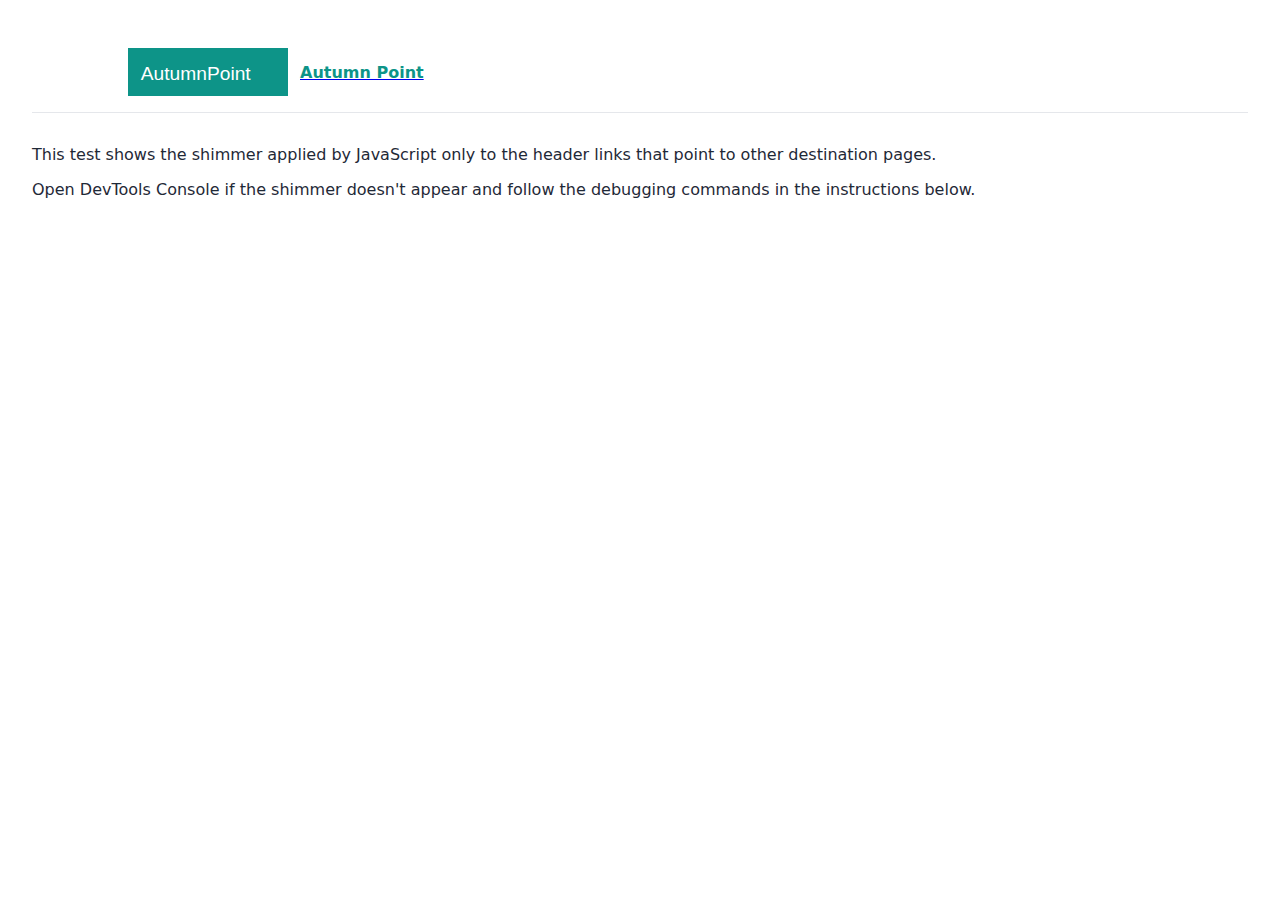
<file: belize-shummer-test.html>
<!doctype html>
<html lang="en">
<head>
  <meta charset="utf-8" />
  <meta name="viewport" content="width=device-width,initial-scale=1" />
  <title>Shimmer test</title>
  <style>
    :root{
      --primary-teal:#0d9488;
      --secondary-orange:#ea580c;
      --danger-red:#be123c;
      --dark-text:#1f2937;
      --muted:#6b7280;
    }
    body { font-family: system-ui, -apple-system, "Segoe UI", Roboto, "Helvetica Neue", Arial; padding:24px; background:#fff; color:var(--dark-text); }

    /* Stronger, header-scoped shimmer styles with fade-in + delay */
    header nav a.shimmer {
      display: inline-block;
      margin-left: 12px;
      text-decoration: none;
      background: linear-gradient(
        90deg,
        rgba(13,148,136,0.95) 0%,
        rgba(255,255,255,0.92) 45%,
        rgba(13,148,136,0.95) 100%
      );
      background-size: 200% 100%;
      -webkit-background-clip: text;
      background-clip: text;
      -webkit-text-fill-color: transparent;
      color: transparent;
      opacity: 0;
      animation:
        shimmer-fadein 360ms ease forwards,
        shimmer-move 2s linear 600ms infinite;
    }
    header nav a.shimmer:hover, header nav a.shimmer:focus {
      animation-play-state: paused;
      -webkit-text-fill-color: currentColor;
      color: inherit;
    }
    @keyframes shimmer-fadein {
      from { opacity: 0; }
      to { opacity: 1; }
    }
    @keyframes shimmer-move {
      0% { background-position: 200% 0; }
      100% { background-position: -200% 0; }
    }
    @media (prefers-reduced-motion: reduce) {
      header nav a.shimmer {
        animation: none;
        -webkit-text-fill-color: currentColor;
        color: inherit;
        background: none;
        opacity: 1;
      }
    }

    /* Small header layout like your site */
    header { position: sticky; top: 0; background:#fff; border-bottom:1px solid #e5e7eb; padding:16px 0; }
    .max-w { max-width:1024px; margin:0 auto; padding:0 16px; display:flex; align-items:center; justify-content:space-between; }
    .site-logo { display:flex; align-items:center; gap:12px; }
    .site-logo img { height:48px; width:auto; }
  </style>
</head>
<body>
  <header>
    <div class="max-w">
      <a class="site-logo" href="index.html">
        <img src="data:image/svg+xml;utf8,<svg xmlns='http://www.w3.org/2000/svg' viewBox='0 0 100 30'><rect width='100' height='30' fill='%230d9488'/><text x='8' y='20' font-family='Arial' font-size='12' fill='white'>AutumnPoint</text></svg>" alt="logo">
        <span style="font-weight:700;color:#0d9488">Autumn Point</span>
      </a>
      <nav>
        <a href="costarica.html">Costa Rica</a>
        <a href="panama.html">Panama</a>
        <a href="belize.html">Belize</a>
      </nav>
    </div>
  </header>

  <main style="margin-top:32px">
    <p>This test shows the shimmer applied by JavaScript only to the header links that point to other destination pages.</p>
    <p>Open DevTools Console if the shimmer doesn't appear and follow the debugging commands in the instructions below.</p>
  </main>

  <script>
    // Test JS: finds header nav links and adds .shimmer to links pointing to other pages (excludes current)
    (function () {
      const destinationPages = ['costarica.html', 'panama.html', 'belize.html'];
      const current = (location.pathname.split('/').pop() || 'index.html').toLowerCase();
      // Select header nav anchors only
      const anchors = document.querySelectorAll('header nav a[href$=".html"]');
      anchors.forEach(a => {
        const hrefFile = a.getAttribute('href').split('/').pop().toLowerCase();
        // skip logo-like items (none here), only add shimmer to destination links that are not the current
        if (destinationPages.includes(hrefFile) && hrefFile !== current) {
          a.classList.add('shimmer');
        } else {
          a.classList.remove('shimmer');
        }
      });

      // Debug-log so you can see what ran
      console.log('Shimmer script ran. Current page:', current);
      anchors.forEach(a => console.log('link:', a.getAttribute('href'), 'has shimmer?', a.classList.contains('shimmer')));
    })();
  </script>
</body>
</html>
</file>
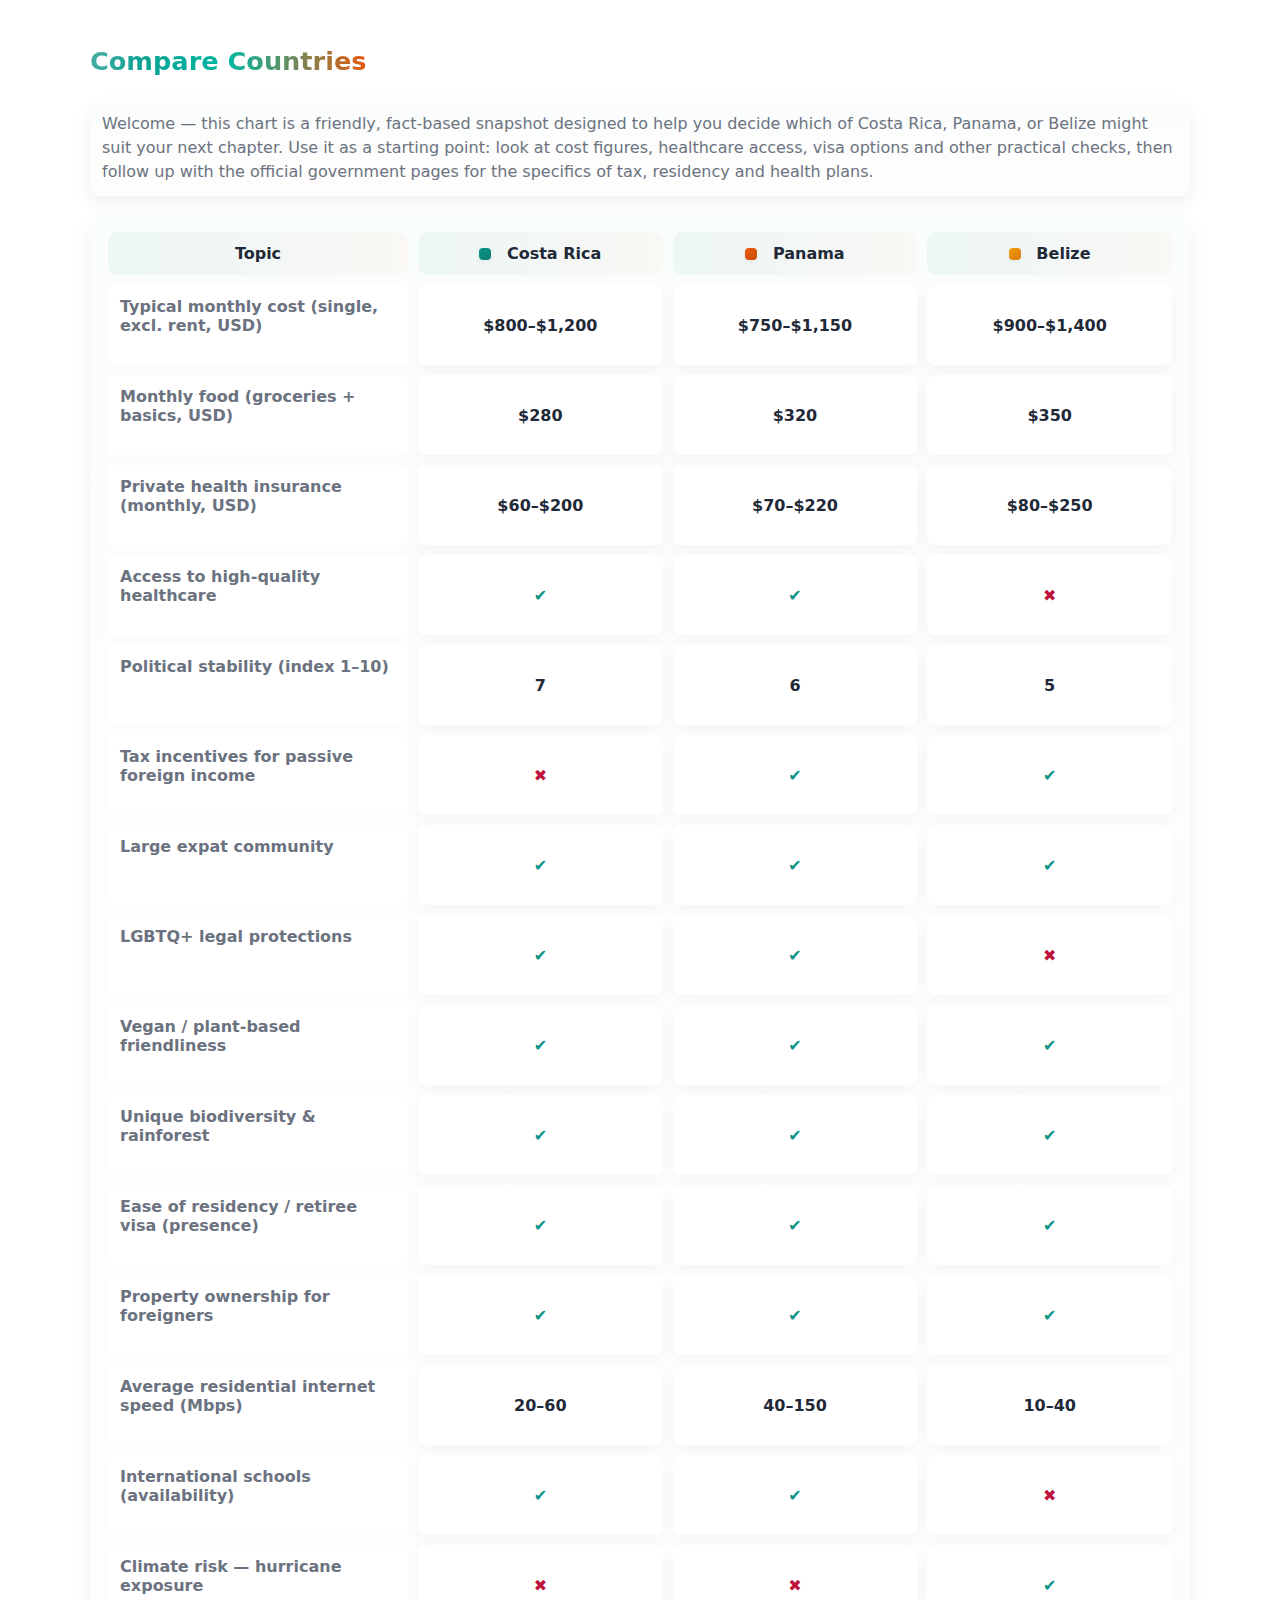
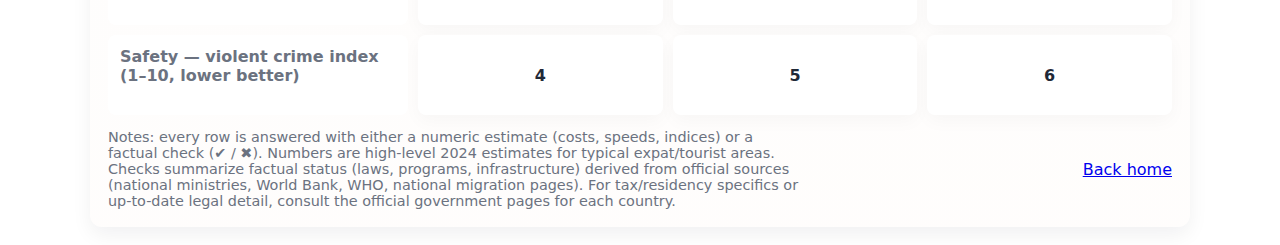
<file: compare.html>
<!doctype html>
<html lang="en">
<head>
  <meta charset="utf-8" />
  <meta name="viewport" content="width=device-width,initial-scale=1" />
  <title>Compare Countries — Costa Rica, Panama, Belize</title>
  <style>
    :root{
      --primary-teal:#0d9488;
      --secondary-orange:#ea580c;
      --dark-text:#1f2937;
      --muted:#6b7280;
      --bg:#ffffff;
      --card-radius:12px;
      --lift-shadow: 0 12px 28px rgba(15,23,42,0.14);
      --soft-shadow: 0 8px 20px rgba(15,23,42,0.06);
      --danger-red:#be123c;
    }

    /* Page */
    html,body{height:100%;margin:0;font-family:Inter, system-ui, -apple-system, "Segoe UI", Roboto, "Helvetica Neue", Arial;color:var(--dark-text);background:var(--bg);}
    .page { max-width:1100px; margin:28px auto; padding:18px; background:var(--bg); }

    /* Header / intro (kept as you asked) */
    .shimmer-wrap{ display:flex; align-items:center; gap:12px; margin-bottom:8px; }
    .shimmer { font-size:1.6rem; font-weight:800; background: linear-gradient(90deg,var(--primary-teal),#00b7a1,var(--secondary-orange)); -webkit-background-clip:text; color:transparent; position:relative; overflow:hidden; }
    .shimmer::after{ content:''; position:absolute; left:-40%; top:0; width:60%; height:100%; background: linear-gradient(90deg, rgba(255,255,255,0), rgba(255,255,255,0.35), rgba(255,255,255,0)); transform:skewX(-20deg); animation: glide 3s linear infinite;}
    @keyframes glide { 0%{ left:-60%; } 100%{ left:120%; } }
    .intro{ color:var(--muted); font-size:1rem; margin-bottom:18px; line-height:1.5; background: linear-gradient(180deg, rgba(13,148,136,0.02), rgba(234,88,12,0.01)); padding:12px; border-radius:10px; box-shadow:var(--soft-shadow); }

    /* Table-like grid: left column = labels, then 3 country columns */
    .compare-wrap{
      margin-top:12px;
      padding:18px;
      background:linear-gradient(180deg, rgba(13,148,136,0.02), rgba(234,88,12,0.01));
      border-radius:12px;
      box-shadow:var(--soft-shadow);
    }

    .table{
      display:grid;
      grid-template-columns: 300px repeat(3, 1fr);
      gap:10px;
      align-items:stretch;
      width:100%;
    }

    .head {
      padding:12px;
      font-weight:800;
      border-radius:10px;
      background:linear-gradient(90deg, rgba(13,148,136,0.06), rgba(234,88,12,0.03));
      display:flex;
      align-items:center;
      gap:10px;
      justify-content:center;
    }

    .label{
      padding:12px;
      background:var(--bg);
      border-radius:8px;
      font-weight:700;
      color:var(--muted);
    }

    .cell{
      padding:12px;
      background:#fff;
      border-radius:8px;
      display:flex;
      align-items:center;
      justify-content:center;
      gap:8px;
      font-weight:700;
      color:var(--dark-text);
      min-height:56px;
      box-shadow: 0 6px 18px rgba(15,23,42,0.03);
    }

    .num{ color:var(--dark-text); font-weight:800; font-variant-numeric:tabular-nums; }
    .note{ display:block; font-size:0.85rem; font-weight:600; color:var(--muted); font-weight:600; margin-top:4px; font-weight:600; }

    .yes{ color:var(--primary-teal); font-weight:900; }
    .no{ color:var(--danger-red); font-weight:900; }

    /* Country accents on header */
    .cr-head{ display:flex; gap:10px; align-items:center; justify-content:center; }
    .pa-head{ display:flex; gap:10px; align-items:center; justify-content:center; }
    .bz-head{ display:flex; gap:10px; align-items:center; justify-content:center; }

    .flag-dot{ width:12px;height:12px;border-radius:4px;box-shadow:0 2px 6px rgba(15,23,42,0.06); }
    .cr-dot{ background: linear-gradient(135deg,#0d9488,#0b7f72); }
    .pa-dot{ background: linear-gradient(135deg,#ea580c,#c94c08); }
    .bz-dot{ background: linear-gradient(135deg,#f59e0b,#d97706); }

    /* mobile */
    @media (max-width:980px){
      .table{ grid-template-columns: 1fr 1fr; }
      .head:nth-child(n+3), .cell:nth-child(n+3){ display:block; width:100%; }
      .label{ display:block; }
    }
  </style>
</head>
<body>
  <div class="page">
    <div style="display:flex;gap:14px;align-items:center;">
      <div class="shimmer-wrap"><div class="shimmer">Compare Countries</div></div>
      <!-- top CTA removed as requested -->
    </div>

    <p class="intro">
      Welcome — this chart is a friendly, fact-based snapshot designed to help you decide which of Costa Rica, Panama, or Belize might suit your next chapter.
      Use it as a starting point: look at cost figures, healthcare access, visa options and other practical checks, then follow up with the
      official government pages for the specifics of tax, residency and health plans.
    </p>

    <div class="compare-wrap" role="region" aria-label="Country comparison table">
      <div class="table" role="table" aria-label="Costa Rica, Panama, Belize comparison">

        <!-- Header row -->
        <div class="head" role="columnheader">Topic</div>
        <div class="head cr-head" role="columnheader"><span class="flag-dot cr-dot" aria-hidden="true"></span>&nbsp;Costa Rica</div>
        <div class="head pa-head" role="columnheader"><span class="flag-dot pa-dot" aria-hidden="true"></span>&nbsp;Panama</div>
        <div class="head bz-head" role="columnheader"><span class="flag-dot bz-dot" aria-hidden="true"></span>&nbsp;Belize</div>

        <!-- Row: Typical monthly cost (single, excl. rent) -->
        <div class="label" role="rowheader">Typical monthly cost (single, excl. rent, USD)</div>
        <div class="cell" role="cell"><span class="num">$800–$1,200</span></div>
        <div class="cell" role="cell"><span class="num">$750–$1,150</span></div>
        <div class="cell" role="cell"><span class="num">$900–$1,400</span></div>

        <!-- Row: Monthly food -->
        <div class="label">Monthly food (groceries + basics, USD)</div>
        <div class="cell"><span class="num">$280</span></div>
        <div class="cell"><span class="num">$320</span></div>
        <div class="cell"><span class="num">$350</span></div>

        <!-- Row: Private health insurance (monthly) -->
        <div class="label">Private health insurance (monthly, USD)</div>
        <div class="cell"><span class="num">$60–$200</span></div>
        <div class="cell"><span class="num">$70–$220</span></div>
        <div class="cell"><span class="num">$80–$250</span></div>

        <!-- Row: Access to high-quality healthcare -->
        <div class="label">Access to high-quality healthcare</div>
        <div class="cell"><span class="yes">✔︎</span></div>
        <div class="cell"><span class="yes">✔︎</span></div>
        <div class="cell"><span class="no">✖︎</span></div>

        <!-- Row: Political stability (index 1–10; higher = more stable) -->
        <div class="label">Political stability (index 1–10)</div>
        <div class="cell"><span class="num">7</span></div>
        <div class="cell"><span class="num">6</span></div>
        <div class="cell"><span class="num">5</span></div>

        <!-- Row: Tax incentives for passive foreign income -->
        <div class="label">Tax incentives for passive foreign income</div>
        <div class="cell"><span class="no">✖︎</span></div>
        <div class="cell"><span class="yes">✔︎</span></div>
        <div class="cell"><span class="yes">✔︎</span></div>

        <!-- Row: Large expat community -->
        <div class="label">Large expat community</div>
        <div class="cell"><span class="yes">✔︎</span></div>
        <div class="cell"><span class="yes">✔︎</span></div>
        <div class="cell"><span class="yes">✔︎</span></div>

        <!-- Row: LGBTQ+ legal protections -->
        <div class="label">LGBTQ+ legal protections</div>
        <div class="label" style="display:none"></div><!-- spacer for mobile layout -->
        <div class="cell"><span class="yes">✔︎</span></div>
        <div class="cell"><span class="yes">✔︎</span></div>
        <div class="cell"><span class="no">✖︎</span></div>

        <!-- Row: Vegan / plant-based friendliness -->
        <div class="label">Vegan / plant-based friendliness</div>
        <div class="cell"><span class="yes">✔︎</span></div>
        <div class="cell"><span class="yes">✔︎</span></div>
        <div class="cell"><span class="yes">✔︎</span></div>

        <!-- Row: Unique biodiversity & rainforest -->
        <div class="label">Unique biodiversity & rainforest</div>
        <div class="cell"><span class="yes">✔︎</span></div>
        <div class="cell"><span class="yes">✔︎</span></div>
        <div class="cell"><span class="yes">✔︎</span></div>

        <!-- Row: Ease of residency / retiree visa -->
        <div class="label">Ease of residency / retiree visa (presence)</div>
        <div class="cell"><span class="yes">✔︎</span></div>
        <div class="cell"><span class="yes">✔︎</span></div>
        <div class="cell"><span class="yes">✔︎</span></div>

        <!-- Row: Property ownership for foreigners -->
        <div class="label">Property ownership for foreigners</div>
        <div class="cell"><span class="yes">✔︎</span></div>
        <div class="cell"><span class="yes">✔︎</span></div>
        <div class="cell"><span class="yes">✔︎</span></div>

        <!-- Row: Internet speed (download Mbps typical) -->
        <div class="label">Average residential internet speed (Mbps)</div>
        <div class="cell"><span class="num">20–60</span></div>
        <div class="cell"><span class="num">40–150</span></div>
        <div class="cell"><span class="num">10–40</span></div>

        <!-- Row: International schools (availability) -->
        <div class="label">International schools (availability)</div>
        <div class="cell"><span class="yes">✔︎</span></div>
        <div class="cell"><span class="yes">✔︎</span></div>
        <div class="cell"><span class="no">✖︎</span></div>

        <!-- Row: Climate risk — hurricane zone (yes = in Atlantic hurricane zone) -->
        <div class="label">Climate risk — hurricane exposure</div>
        <div class="cell"><span class="no">✖︎</span></div>
        <div class="cell"><span class="no">✖︎</span></div>
        <div class="cell"><span class="yes">✔︎</span></div>

        <!-- Row: Safety — violent crime index (1–10, lower = safer) -->
        <div class="label">Safety — violent crime index (1–10, lower better)</div>
        <div class="cell"><span class="num">4</span></div>
        <div class="cell"><span class="num">5</span></div>
        <div class="cell"><span class="num">6</span></div>

      </div> <!-- end .table -->

      <div style="margin-top:14px;display:flex;justify-content:space-between;gap:12px;align-items:center;flex-wrap:wrap">
        <div style="color:var(--muted);font-size:0.9rem;max-width:76ch;">
          Notes: every row is answered with either a numeric estimate (costs, speeds, indices) or a factual check (✔︎ / ✖︎). Numbers are high-level 2024 estimates for typical expat/tourist areas. Checks summarize factual status (laws, programs, infrastructure) derived from official sources (national ministries, World Bank, WHO, national migration pages). For tax/residency specifics or up-to-date legal detail, consult the official government pages for each country.
        </div>
        <div style="display:flex;gap:8px;align-items:center">
          <a class="cta" href="index.html">Back home</a>
        </div>
      </div>
    </div> <!-- end .compare-wrap -->
  </div>
</body>
</html>
</file>
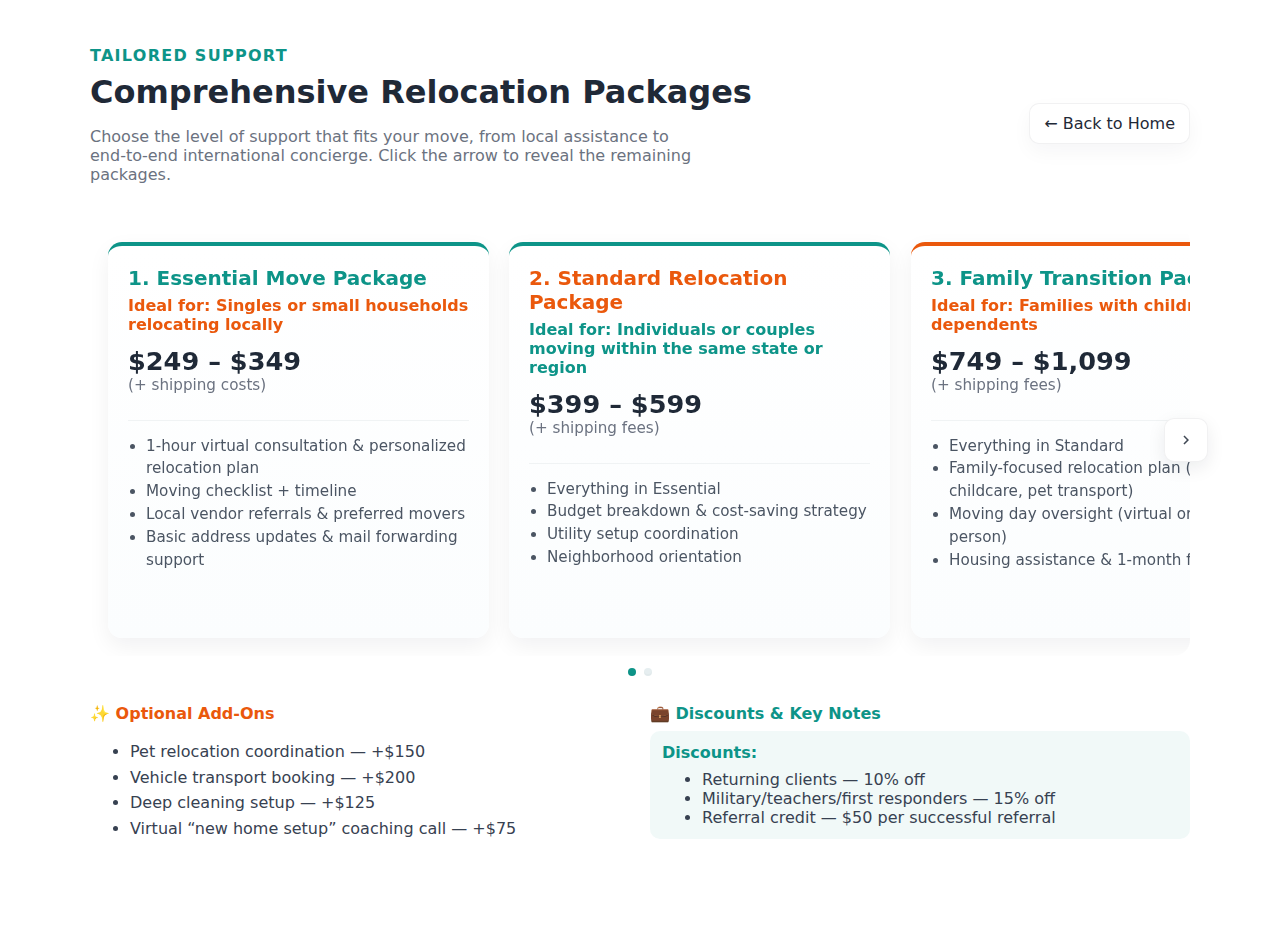
<file: packages.html>
<!doctype html>
<html lang="en">
<head>
  <meta charset="utf-8" />
  <meta name="viewport" content="width=device-width,initial-scale=1" />
  <title>Packages — Autumn Point Relocation</title>
  <style>
    :root{
      --primary-teal:#0d9488;
      --secondary-orange:#ea580c;
      --dark-text:#1f2937;
      --muted:#6b7280;
      --bg:#ffffff;
      --card-radius:14px;
      --lift-shadow: 0 12px 28px rgba(15,23,42,0.14);
      --soft-shadow: 0 8px 22px rgba(15,23,42,0.06);
    }
    html,body{height:100%;margin:0;font-family:Inter,system-ui,-apple-system,"Segoe UI",Roboto,"Helvetica Neue",Arial;background:#fff;color:var(--dark-text);}
    .page{max-width:1100px;margin:28px auto;padding:18px;}

    .kicker{color:var(--primary-teal);font-weight:700;letter-spacing:0.08em;text-transform:uppercase}
    h1{font-size:2rem;margin:8px 0 6px}
    p.lead{color:var(--muted);max-width:60ch}

    .slider-wrap{position:relative;margin-top:24px}
    .viewport{overflow:hidden;border-radius:16px}
    .track{display:flex;gap:20px;padding:18px;scroll-behavior:smooth;transition:transform .28s ease}
    .card{
      flex:0 0 calc((100% - 40px) / 3);
      background:linear-gradient(180deg,#ffffff,#fbfdfe);
      border-radius:var(--card-radius);
      padding:20px;
      box-shadow:var(--soft-shadow);
      border-top:4px solid var(--primary-teal);
      transition: transform .22s cubic-bezier(.2,.9,.3,1), box-shadow .22s;
      will-change:transform;
    }
    .card:hover{
      transform: translateY(-14px) scale(1.01);
      box-shadow: var(--lift-shadow);
      z-index:6;
    }
    .card.feature{border-top-color:var(--secondary-orange)}

    @media (max-width:1000px){ .card{ flex:0 0 calc((100% - 20px) / 2); } }
    @media (max-width:640px){ .card{ flex:0 0 92%; } }

    /* Arrows moved outside the viewport so they don't overlap cards and cause hover issues */
    .arrow{
      position:absolute;top:50%;transform:translateY(-50%);
      width:44px;height:44px;border-radius:10px;background:white;border:1px solid rgba(15,23,42,0.06);
      display:flex;align-items:center;justify-content:center;cursor:pointer;
      box-shadow:0 6px 18px rgba(15,23,42,0.08);transition:transform .18s,box-shadow .18s;
      z-index:20;
      /* place arrows just outside the viewport to avoid overlapping cards */
    }
    .arrow.left{ left:-18px; }   /* moved left */
    .arrow.right{ right:-18px; } /* moved right */
    /* only translate horizontally on hover (no vertical shift) */
    .arrow:hover{ transform: translateY(-50%) translateX(-6px) scale(1.03); box-shadow:var(--lift-shadow); }
    .arrow.right:hover{ transform: translateY(-50%) translateX(6px) scale(1.03); }

    .arrow svg{width:18px;height:18px;fill:var(--dark-text);opacity:0.85}

    .pager{display:flex;gap:8px;align-items:center;justify-content:center;margin-top:12px}
    .dot{width:8px;height:8px;border-radius:99px;background:#e6eef0;box-shadow:inset 0 -2px 0 rgba(0,0,0,0.02)}
    .dot.active{background:var(--primary-teal)}

    .back{display:inline-block;padding:10px 14px;border-radius:10px;background:#fff;border:1px solid rgba(15,23,42,0.06);text-decoration:none;color:var(--dark-text);box-shadow:0 8px 20px rgba(15,23,42,0.04);transition:transform .18s}
    .back:hover{transform:translateY(-6px);box-shadow:var(--lift-shadow);}

    /* make arrow touch targets slightly larger on small screens */
    @media (max-width:640px){
      .arrow{ width:56px;height:56px; }
    }
  </style>
</head>
<body>
  <div class="page" aria-labelledby="packages-title">
    <div style="display:flex;align-items:center;gap:12px">
      <div>
        <div class="kicker">Tailored Support</div>
        <h1 id="packages-title">Comprehensive Relocation Packages</h1>
        <p class="lead">Choose the level of support that fits your move, from local assistance to end‑to‑end international concierge. Click the arrow to reveal the remaining packages.</p>
      </div>
      <div style="margin-left:auto">
        <a class="back" href="index.html">← Back to Home</a>
      </div>
    </div>

    <div class="slider-wrap" aria-roledescription="carousel" aria-label="All packages carousel">
      <button class="arrow left" aria-hidden="true" title="Previous" id="prevBtn" style="display:none">
        <svg viewBox="0 0 24 24" aria-hidden="true"><path d="M15.41 7.41 14 6l-6 6 6 6 1.41-1.41L10.83 12z"/></svg>
      </button>

      <div class="viewport" id="viewport" tabindex="0">
        <div class="track" id="track" role="list">
          <!-- Card 1 -->
          <article class="card" role="listitem" aria-label="Essential Move Package">
            <h3 style="color:var(--primary-teal);font-size:1.25rem;margin:0 0 6px">1. Essential Move Package</h3>
            <p style="margin:4px 0;color:var(--secondary-orange);font-weight:600">Ideal for: Singles or small households relocating locally</p>
            <p style="font-size:1.6rem;font-weight:800;margin-top:12px">$249 – $349 <span style="display:block;font-size:0.95rem;color:var(--muted);font-weight:500">(+ shipping costs)</span></p>
            <hr style="margin:14px 0;border:none;border-top:1px solid #f0f3f4"/>
            <ul style="margin:0;padding-left:18px;color:#4b5563;line-height:1.5;font-size:0.95rem">
              <li>1-hour virtual consultation & personalized relocation plan</li>
              <li>Moving checklist + timeline</li>
              <li>Local vendor referrals & preferred movers</li>
              <li>Basic address updates & mail forwarding support</li>
            </ul>
          </article>

          <!-- Card 2 -->
          <article class="card" role="listitem" aria-label="Standard Relocation Package">
            <h3 style="color:var(--secondary-orange);font-size:1.25rem;margin:0 0 6px">2. Standard Relocation Package</h3>
            <p style="margin:4px 0;color:var(--primary-teal);font-weight:600">Ideal for: Individuals or couples moving within the same state or region</p>
            <p style="font-size:1.6rem;font-weight:800;margin-top:12px">$399 – $599 <span style="display:block;font-size:0.95rem;color:var(--muted);font-weight:500">(+ shipping fees)</span></p>
            <hr style="margin:14px 0;border:none;border-top:1px solid #f0f3f4"/>
            <ul style="margin:0;padding-left:18px;color:#4b5563;line-height:1.5;font-size:0.95rem">
              <li>Everything in Essential</li>
              <li>Budget breakdown & cost-saving strategy</li>
              <li>Utility setup coordination</li>
              <li>Neighborhood orientation</li>
            </ul>
          </article>

          <!-- Card 3 (featured) -->
          <article class="card feature" role="listitem" aria-label="Family Transition Package">
            <h3 style="color:var(--primary-teal);font-size:1.25rem;margin:0 0 6px">3. Family Transition Package</h3>
            <p style="margin:4px 0;color:var(--secondary-orange);font-weight:600">Ideal for: Families with children or dependents</p>
            <p style="font-size:1.6rem;font-weight:800;margin-top:12px">$749 – $1,099 <span style="display:block;font-size:0.95rem;color:var(--muted);font-weight:500">(+ shipping fees)</span></p>
            <hr style="margin:14px 0;border:none;border-top:1px solid #f0f3f4"/>
            <ul style="margin:0;padding-left:18px;color:#4b5563;line-height:1.5;font-size:0.95rem">
              <li>Everything in Standard</li>
              <li>Family-focused relocation plan (schools, childcare, pet transport)</li>
              <li>Moving day oversight (virtual or in-person)</li>
              <li>Housing assistance & 1-month follow-up</li>
            </ul>
          </article>

          <!-- Card 4 -->
          <article class="card" role="listitem" aria-label="Premium Relocation Concierge">
            <h3 style="color:var(--secondary-orange);font-size:1.25rem;margin:0 0 6px">4. Premium Relocation Concierge</h3>
            <p style="margin:4px 0;color:var(--primary-teal);font-weight:600">Ideal for: Long-distance & international relocations</p>
            <p style="font-size:1.6rem;font-weight:800;margin-top:12px">$1,499 – $2,499 <span style="display:block;font-size:0.95rem;color:var(--muted);font-weight:500">(+ shipping fees)</span></p>
            <hr style="margin:14px 0;border:none;border-top:1px solid #f0f3f4"/>
            <ul style="margin:0;padding-left:18px;color:#4b5563;line-height:1.5;font-size:0.95rem">
              <li>End-to-end move coordination</li>
              <li>Virtual property search & local agent connection</li>
              <li>Settling-in support & 24/7 specialist access</li>
              <li>International mover coordination & customs handling</li>
            </ul>
          </article>

          <!-- Card 5 -->
          <article class="card" role="listitem" aria-label="Elite Relocation Experience">
            <h3 style="color:var(--primary-teal);font-size:1.25rem;margin:0 0 6px">5. Elite Relocation Experience</h3>
            <p style="margin:4px 0;color:var(--secondary-orange);font-weight:600">Ideal for: Full-service, stress-free relocation</p>
            <p style="font-size:1.6rem;font-weight:800;margin-top:12px">$3,000 – $5,000+ <span style="display:block;font-size:0.95rem;color:var(--muted);font-weight:500">(+ shipping fees)</span></p>
            <hr style="margin:14px 0;border:none;border-top:1px solid #f0f3f4"/>
            <ul style="margin:0;padding-left:18px;color:#4b5563;line-height:1.5;font-size:0.95rem">
              <li>Full packing/unpacking & home setup</li>
              <li>School & community integration & quarterly check-ins</li>
              <li>Dedicated relocation manager & priority scheduling</li>
            </ul>
          </article>
        </div>
      </div>

      <button class="arrow right" aria-label="Next" id="nextBtn" title="Next">
        <svg viewBox="0 0 24 24" aria-hidden="true"><path d="M8.59 16.59 13.17 12 8.59 7.41 10 6l6 6-6 6z"/></svg>
      </button>
    </div>

    <div class="pager" role="tablist" aria-label="Packages pages" id="pager">
      <div class="dot active" data-index="0" role="tab" aria-selected="true" tabindex="0"></div>
      <div class="dot" data-index="1" role="tab" aria-selected="false" tabindex="0"></div>
    </div>

    <div style="margin-top:28px;display:grid;grid-template-columns:1fr 1fr;gap:20px">
      <div>
        <h4 style="color:var(--secondary-orange);margin:0 0 8px">✨ Optional Add-Ons</h4>
        <ul style="color:#374151;line-height:1.6">
          <li>Pet relocation coordination — +$150</li>
          <li>Vehicle transport booking — +$200</li>
          <li>Deep cleaning setup — +$125</li>
          <li>Virtual “new home setup” coaching call — +$75</li>
        </ul>
      </div>
      <div>
        <h4 style="color:var(--primary-teal);margin:0 0 8px">💼 Discounts & Key Notes</h4>
        <div style="background:rgba(13,148,136,0.06);padding:12px;border-radius:10px">
          <strong style="color:var(--primary-teal)">Discounts:</strong>
          <ul style="margin:8px 0 0;color:#374151">
            <li>Returning clients — 10% off</li>
            <li>Military/teachers/first responders — 15% off</li>
            <li>Referral credit — $50 per successful referral</li>
          </ul>
        </div>
      </div>
    </div>
  </div>

  <script>
    (function(){
      const viewport = document.getElementById('viewport');
      const track = document.getElementById('track');
      const prev = document.getElementById('prevBtn');
      const next = document.getElementById('nextBtn');
      const dots = Array.from(document.querySelectorAll('.dot'));
      let currentPage = 0; // 0 = first (cards 1-3), 1 = second (cards 3-5)

      function updateArrowsAndDots() {
        prev.style.display = currentPage === 0 ? 'none' : 'flex';
        next.style.display = currentPage === 1 ? 'none' : 'flex';
        dots.forEach((d,i)=>{ d.classList.toggle('active', i===currentPage); d.setAttribute('aria-selected', i===currentPage); });
      }

      function goToPage(index){
        currentPage = index ? 1 : 0;
        if(index === 0){
          viewport.scrollTo({left:0, behavior:'smooth'});
        } else {
          const target = track.scrollWidth - viewport.clientWidth;
          viewport.scrollTo({left: target, behavior:'smooth'});
        }
        updateArrowsAndDots();
      }

      next.addEventListener('click', ()=> goToPage(1));
      prev.addEventListener('click', ()=> goToPage(0));

      dots.forEach(d=>{
        d.addEventListener('click', ()=> goToPage(Number(d.dataset.index)));
        d.addEventListener('keydown', (e)=>{ if(e.key === 'Enter' || e.key === ' ') goToPage(Number(d.dataset.index)); });
      });

      // Keep arrows in sync when user scrolls manually
      viewport.addEventListener('scroll', ()=>{
        const midpoint = viewport.scrollLeft + viewport.clientWidth/2;
        const page = midpoint < viewport.clientWidth ? 0 : 1;
        if(page !== currentPage){
          currentPage = page;
          updateArrowsAndDots();
        }
      });

      // Touch / swipe support
      let startX = 0, curX = 0, isTouching = false;
      const swipeThreshold = 50; // px

      viewport.addEventListener('touchstart', (e)=>{
        if(e.touches && e.touches.length === 1){
          isTouching = true;
          startX = e.touches[0].clientX;
          curX = startX;
        }
      }, {passive:true});

      viewport.addEventListener('touchmove', (e)=>{
        if(!isTouching) return;
        curX = e.touches[0].clientX;
      }, {passive:true});

      viewport.addEventListener('touchend', (e)=>{
        if(!isTouching) return;
        const delta = curX - startX;
        isTouching = false;
        if(Math.abs(delta) > swipeThreshold){
          if(delta < 0){ // swipe left -> show next
            goToPage(1);
          } else { // swipe right -> show previous
            goToPage(0);
          }
        }
      }, {passive:true});

      // keyboard support
      viewport.addEventListener('keydown', (e)=>{
        if(e.key === 'ArrowRight') goToPage(1);
        if(e.key === 'ArrowLeft') goToPage(0);
      });

      // initial state
      updateArrowsAndDots();

      // resize observer to ensure correct scroll target if viewport size changes
      const ro = new ResizeObserver(()=> {
        if(currentPage === 1){
          // keep scrolled to end
          viewport.scrollTo({left: track.scrollWidth - viewport.clientWidth});
        }
      });
      ro.observe(viewport);
    })();
  </script>
</body>
</html>
</file>
